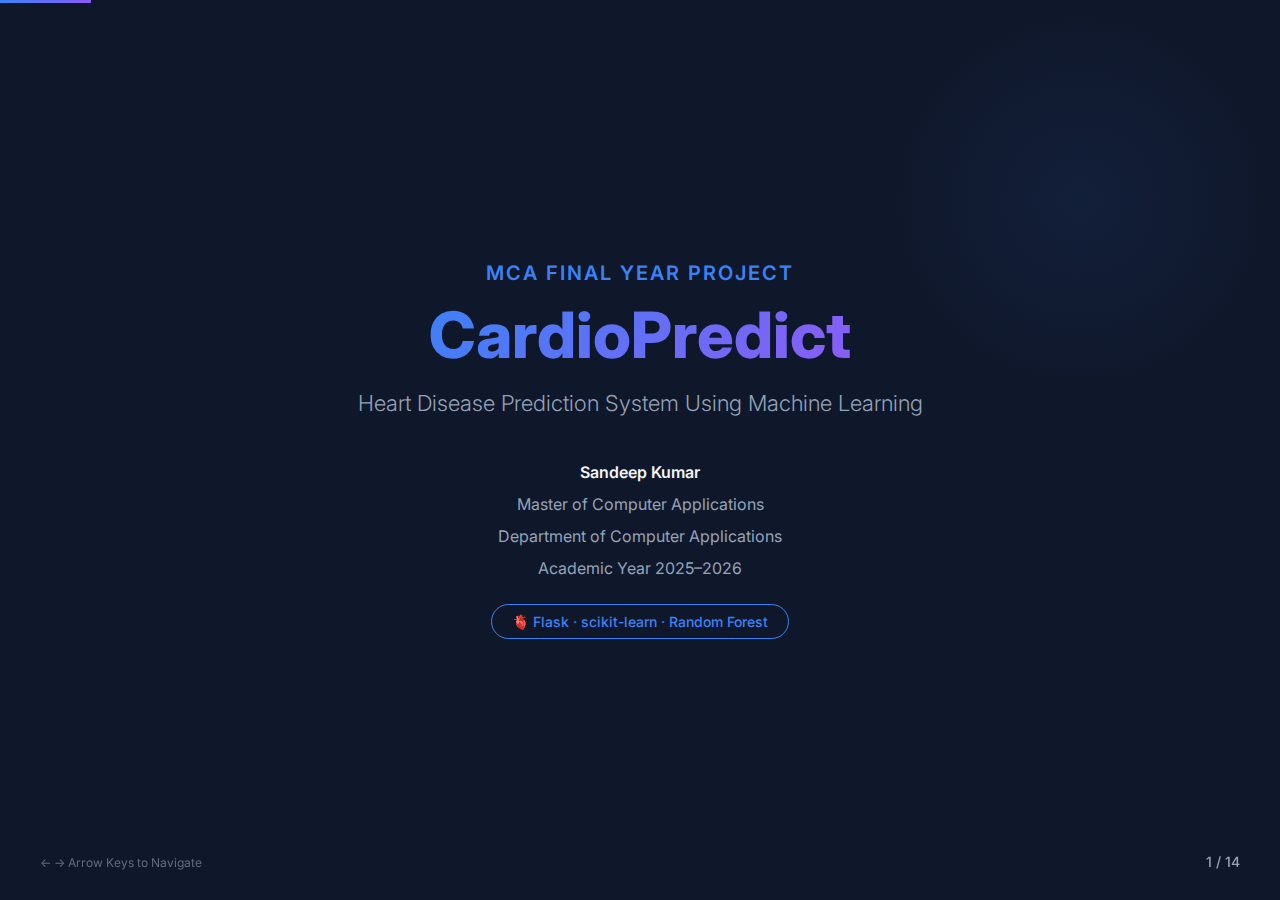
<file: CardioPredict_Presentation.html>
<!DOCTYPE html>
<html lang="en">
<head>
<meta charset="UTF-8">
<meta name="viewport" content="width=device-width, initial-scale=1.0">
<title>CardioPredict — Project Presentation</title>
<link href="https://fonts.googleapis.com/css2?family=Inter:wght@300;400;500;600;700;800;900&family=JetBrains+Mono:wght@400;500&display=swap" rel="stylesheet">
<style>
*{margin:0;padding:0;box-sizing:border-box}
:root{
  --bg:#0f172a;--surface:#1e293b;--card:#334155;
  --text:#f1f5f9;--muted:#94a3b8;--accent:#3b82f6;
  --accent2:#8b5cf6;--success:#22c55e;--warning:#f59e0b;--danger:#ef4444;
  --gradient:linear-gradient(135deg,#3b82f6,#8b5cf6);
}
html,body{height:100%;overflow:hidden;font-family:'Inter',sans-serif;background:var(--bg);color:var(--text)}

/* Slide Container */
.deck{height:100vh;width:100vw;position:relative}
.slide{position:absolute;top:0;left:0;width:100%;height:100%;display:flex;flex-direction:column;justify-content:center;padding:60px 80px;opacity:0;transform:translateX(40px);transition:opacity .5s,transform .5s;pointer-events:none}
.slide.active{opacity:1;transform:translateX(0);pointer-events:auto}
.slide.prev{opacity:0;transform:translateX(-40px)}

/* Decorative Elements */
.slide::before{content:'';position:absolute;top:0;right:0;width:400px;height:400px;background:radial-gradient(circle,rgba(59,130,246,0.08),transparent 70%);pointer-events:none}
.slide-number{position:fixed;bottom:30px;right:40px;font-size:14px;color:var(--muted);font-weight:500;z-index:100}
.progress{position:fixed;top:0;left:0;height:3px;background:var(--gradient);z-index:100;transition:width .3s}
.nav-hint{position:fixed;bottom:30px;left:40px;font-size:12px;color:var(--muted);z-index:100;opacity:.6}

/* Typography */
.slide h1{font-size:48px;font-weight:800;line-height:1.2;margin-bottom:20px;background:var(--gradient);-webkit-background-clip:text;-webkit-text-fill-color:transparent;background-clip:text}
.slide h2{font-size:32px;font-weight:700;margin-bottom:24px;color:var(--text)}
.slide h3{font-size:20px;font-weight:600;color:var(--accent);margin-bottom:12px;text-transform:uppercase;letter-spacing:2px}
.slide p{font-size:20px;line-height:1.7;color:var(--muted);max-width:900px}
.slide .big{font-size:24px;color:var(--text);font-weight:400}

/* Title Slide */
.title-slide{align-items:center;text-align:center;justify-content:center}
.title-slide h1{font-size:64px;margin-bottom:16px}
.title-slide .subtitle{font-size:22px;color:var(--muted);font-weight:300;margin-bottom:40px}
.title-slide .author-info{font-size:16px;color:var(--muted);line-height:2}
.title-slide .author-info strong{color:var(--text);font-weight:600}
.title-slide .badge{display:inline-block;padding:8px 20px;border:1px solid var(--accent);border-radius:30px;font-size:14px;color:var(--accent);margin-top:20px;font-weight:500}

/* Cards */
.cards{display:grid;grid-template-columns:repeat(auto-fit,minmax(280px,1fr));gap:20px;margin-top:20px}
.card{background:var(--surface);border:1px solid rgba(255,255,255,0.06);border-radius:16px;padding:28px;transition:transform .2s}
.card:hover{transform:translateY(-2px)}
.card .icon{font-size:32px;margin-bottom:12px}
.card h4{font-size:18px;font-weight:600;margin-bottom:8px;color:var(--text)}
.card p{font-size:14px;line-height:1.6;color:var(--muted)}

/* Stats Grid */
.stats{display:grid;grid-template-columns:repeat(4,1fr);gap:20px;margin-top:24px}
.stat{background:var(--surface);border-radius:16px;padding:24px;text-align:center;border:1px solid rgba(255,255,255,0.06)}
.stat .value{font-size:42px;font-weight:800;background:var(--gradient);-webkit-background-clip:text;-webkit-text-fill-color:transparent;background-clip:text}
.stat .label{font-size:13px;color:var(--muted);margin-top:4px;font-weight:500}

/* Table */
.sl-table{width:100%;border-collapse:collapse;margin-top:16px;font-size:15px}
.sl-table th{background:rgba(59,130,246,0.15);color:var(--accent);padding:12px 16px;text-align:left;font-weight:600;font-size:13px;text-transform:uppercase;letter-spacing:1px}
.sl-table td{padding:10px 16px;border-bottom:1px solid rgba(255,255,255,0.06);color:var(--muted)}
.sl-table tr:hover td{color:var(--text);background:rgba(255,255,255,0.02)}
.sl-table .highlight td{color:var(--text);font-weight:600;background:rgba(34,197,94,0.1)}

/* Lists */
.slide ul,.slide ol{margin-top:12px;margin-left:24px}
.slide li{font-size:18px;color:var(--muted);margin-bottom:12px;line-height:1.6}
.slide li strong{color:var(--text)}

/* Two Column */
.two-col{display:grid;grid-template-columns:1fr 1fr;gap:40px;margin-top:16px}
.two-col.v3{grid-template-columns:1fr 1fr 1fr}

/* Metrics */
.metric-row{display:flex;gap:16px;margin-top:20px;flex-wrap:wrap}
.metric{background:var(--surface);border-radius:12px;padding:20px 24px;flex:1;min-width:140px;border:1px solid rgba(255,255,255,0.06)}
.metric .val{font-size:28px;font-weight:800;color:var(--success)}
.metric .lbl{font-size:12px;color:var(--muted);margin-top:4px;text-transform:uppercase;letter-spacing:1px}
.metric.warn .val{color:var(--warning)}
.metric.danger .val{color:var(--danger)}
.metric.blue .val{background:var(--gradient);-webkit-background-clip:text;-webkit-text-fill-color:transparent}

/* Confusion Matrix */
.cm{display:grid;grid-template-columns:auto 1fr 1fr;grid-template-rows:auto 1fr 1fr;gap:4px;max-width:400px;margin-top:16px}
.cm .header{font-size:12px;color:var(--muted);text-align:center;padding:8px;font-weight:600}
.cm .cell{padding:20px;text-align:center;border-radius:8px;font-size:24px;font-weight:700}
.cm .tp{background:rgba(34,197,94,0.2);color:var(--success)}
.cm .tn{background:rgba(34,197,94,0.15);color:var(--success)}
.cm .fp{background:rgba(239,68,68,0.15);color:var(--danger)}
.cm .fn{background:rgba(239,68,68,0.2);color:var(--danger)}

/* Flow */
.flow{display:flex;align-items:center;gap:12px;margin-top:20px;flex-wrap:wrap}
.flow-step{background:var(--surface);border:1px solid rgba(255,255,255,0.06);border-radius:12px;padding:14px 20px;font-size:14px;font-weight:500;color:var(--text)}
.flow-arrow{color:var(--accent);font-size:20px}

/* Code */
.code-block{background:#0d1117;border:1px solid rgba(255,255,255,0.06);border-radius:12px;padding:24px;font-family:'JetBrains Mono',monospace;font-size:14px;line-height:1.8;color:#c9d1d9;margin-top:16px;overflow:auto}
.code-block .kw{color:#ff7b72}.code-block .fn{color:#d2a8ff}.code-block .str{color:#a5d6ff}.code-block .cm{color:#8b949e}

/* Thank You */
.thank-slide{align-items:center;text-align:center}
.thank-slide h1{font-size:72px}
.thank-slide .links{margin-top:30px;display:flex;gap:20px;justify-content:center}
.thank-slide .link{background:var(--surface);border:1px solid rgba(255,255,255,0.1);border-radius:12px;padding:16px 28px;font-size:15px;color:var(--text);text-decoration:none;font-weight:500}
.thank-slide .link:hover{border-color:var(--accent)}

/* Tag */
.tag{display:inline-block;padding:4px 12px;border-radius:20px;font-size:12px;font-weight:600;margin:4px}
.tag.green{background:rgba(34,197,94,0.15);color:var(--success)}
.tag.blue{background:rgba(59,130,246,0.15);color:var(--accent)}
.tag.purple{background:rgba(139,92,246,0.15);color:var(--accent2)}
.tag.orange{background:rgba(245,158,11,0.15);color:var(--warning)}

@media print{
  .slide{position:relative;page-break-after:always;opacity:1;transform:none;pointer-events:auto;height:100vh}
  .nav-hint,.slide-number,.progress{display:none}
}
</style>
</head>
<body>

<div class="progress" id="progress"></div>
<div class="slide-number" id="slideNum"></div>
<div class="nav-hint">← → Arrow Keys to Navigate</div>

<div class="deck" id="deck">

<!-- SLIDE 1: TITLE -->
<div class="slide title-slide active">
  <h3>MCA Final Year Project</h3>
  <h1>CardioPredict</h1>
  <div class="subtitle">Heart Disease Prediction System Using Machine Learning</div>
  <div class="author-info">
    <strong>Sandeep Kumar</strong><br>
    Master of Computer Applications<br>
    Department of Computer Applications<br>
    Academic Year 2025–2026
  </div>
  <div class="badge">🫀 Flask · scikit-learn · Random Forest</div>
</div>

<!-- SLIDE 2: PROBLEM -->
<div class="slide">
  <h3>The Challenge</h3>
  <h1>Problem Statement</h1>
  <p class="big">Cardiovascular diseases kill <strong style="color:#ef4444">17.9 million</strong> people annually — the #1 cause of death globally.</p>
  <div class="cards" style="margin-top:30px">
    <div class="card">
      <div class="icon">💰</div>
      <h4>Expensive Diagnostics</h4>
      <p>ECG, angiography, and cardiac biomarker tests require specialised equipment and trained specialists.</p>
    </div>
    <div class="card">
      <div class="icon">⏳</div>
      <h4>Time-Consuming</h4>
      <p>Traditional diagnostic pathways involve multiple visits, long waiting periods, and delayed results.</p>
    </div>
    <div class="card">
      <div class="icon">🏥</div>
      <h4>Limited Access</h4>
      <p>Rural and semi-urban areas lack the specialised infrastructure needed for cardiac diagnostics.</p>
    </div>
    <div class="card">
      <div class="icon">🎯</div>
      <h4>Our Solution</h4>
      <p>An ML-powered screening tool using 13 routine clinical parameters for instant risk assessment.</p>
    </div>
  </div>
</div>

<!-- SLIDE 3: OBJECTIVES -->
<div class="slide">
  <h3>Goals</h3>
  <h1>Project Objectives</h1>
  <ol>
    <li><strong>Analyse</strong> the Cleveland Heart Disease dataset (303 records, 13 features)</li>
    <li><strong>Train & compare</strong> 7 ML classification algorithms</li>
    <li><strong>Build</strong> a responsive Flask web application for clinical users</li>
    <li><strong>Implement</strong> dual-layer input validation (client + server)</li>
    <li><strong>Store</strong> prediction history using SQLite database</li>
    <li><strong>Containerise</strong> with Docker for portable deployment</li>
    <li><strong>Test</strong> with 28 automated pytest test cases</li>
  </ol>
</div>

<!-- SLIDE 4: DATASET -->
<div class="slide">
  <h3>Data Foundation</h3>
  <h1>Cleveland Heart Disease Dataset</h1>
  <div class="stats">
    <div class="stat"><div class="value">303</div><div class="label">Patient Records</div></div>
    <div class="stat"><div class="value">13</div><div class="label">Clinical Features</div></div>
    <div class="stat"><div class="value">2</div><div class="label">Target Classes</div></div>
    <div class="stat"><div class="value">UCI</div><div class="label">ML Repository</div></div>
  </div>
  <div class="two-col" style="margin-top:24px">
    <div>
      <h4 style="color:var(--accent);margin-bottom:12px">Key Features</h4>
      <ul style="font-size:15px">
        <li>Age, Sex, Chest Pain Type</li>
        <li>Resting Blood Pressure</li>
        <li>Serum Cholesterol</li>
        <li>Fasting Blood Sugar</li>
        <li>Resting ECG Results</li>
        <li>Maximum Heart Rate</li>
        <li>Exercise-Induced Angina</li>
      </ul>
    </div>
    <div>
      <h4 style="color:var(--accent2);margin-bottom:12px">Additional Features</h4>
      <ul style="font-size:15px">
        <li>ST Depression (Oldpeak)</li>
        <li>ST Slope</li>
        <li>Major Vessels (Fluoroscopy)</li>
        <li>Thalassemia Type</li>
      </ul>
      <div style="margin-top:20px">
        <span class="tag green">Target 0: No Disease (138)</span><br>
        <span class="tag orange">Target 1: Disease (165)</span>
      </div>
    </div>
  </div>
</div>

<!-- SLIDE 5: METHODOLOGY -->
<div class="slide">
  <h3>Approach</h3>
  <h1>Methodology</h1>
  <div class="flow">
    <div class="flow-step">📥 Data Loading</div><span class="flow-arrow">→</span>
    <div class="flow-step">🔍 EDA</div><span class="flow-arrow">→</span>
    <div class="flow-step">🧹 Preprocessing</div><span class="flow-arrow">→</span>
    <div class="flow-step">⚖️ Scaling</div><span class="flow-arrow">→</span>
    <div class="flow-step">✂️ Train/Test Split</div><span class="flow-arrow">→</span>
    <div class="flow-step">🤖 Training</div><span class="flow-arrow">→</span>
    <div class="flow-step">📊 Evaluation</div><span class="flow-arrow">→</span>
    <div class="flow-step">💾 Serialisation</div>
  </div>
  <div class="two-col" style="margin-top:30px">
    <div>
      <h4 style="color:var(--accent);margin-bottom:12px">Preprocessing</h4>
      <ul style="font-size:15px">
        <li><strong>Missing values:</strong> Median imputation for <code>ca</code>, <code>thal</code></li>
        <li><strong>Scaling:</strong> StandardScaler (z-score normalisation)</li>
        <li><strong>Split:</strong> 80/20 stratified train-test split</li>
        <li><strong>Seed:</strong> random_state=42 for reproducibility</li>
      </ul>
    </div>
    <div>
      <h4 style="color:var(--accent2);margin-bottom:12px">Evaluation Strategy</h4>
      <ul style="font-size:15px">
        <li><strong>Cross-Validation:</strong> 10-fold stratified CV</li>
        <li><strong>Metrics:</strong> Accuracy, Precision, Recall, F1</li>
        <li><strong>Visualisation:</strong> Confusion matrix, ROC</li>
        <li><strong>Comparison:</strong> 7 algorithms benchmarked</li>
      </ul>
    </div>
  </div>
</div>

<!-- SLIDE 6: ALGORITHM COMPARISON -->
<div class="slide">
  <h3>Model Selection</h3>
  <h1>Algorithm Comparison</h1>
  <table class="sl-table">
    <tr><th>Rank</th><th>Algorithm</th><th>CV Accuracy</th><th>Std Dev</th><th>Type</th></tr>
    <tr class="highlight"><td>🥇</td><td>Random Forest</td><td>85.04%</td><td>±5.96%</td><td>Ensemble (Bagging)</td></tr>
    <tr><td>🥈</td><td>Gradient Boosting</td><td>81.46%</td><td>±6.72%</td><td>Ensemble (Boosting)</td></tr>
    <tr><td>��</td><td>K-Nearest Neighbours</td><td>80.58%</td><td>±7.13%</td><td>Instance-based</td></tr>
    <tr><td>4</td><td>SVM</td><td>80.15%</td><td>±8.43%</td><td>Kernel-based</td></tr>
    <tr><td>5</td><td>Logistic Regression</td><td>79.69%</td><td>±7.01%</td><td>Linear</td></tr>
    <tr><td>6</td><td>AdaBoost</td><td>78.97%</td><td>±6.87%</td><td>Ensemble (Boosting)</td></tr>
    <tr><td>7</td><td>Decision Tree</td><td>73.95%</td><td>±7.26%</td><td>Tree-based</td></tr>
  </table>
  <p style="margin-top:16px;font-size:15px"><strong style="color:var(--success)">Random Forest selected</strong> — highest accuracy with competitive stability across folds.</p>
</div>

<!-- SLIDE 7: RESULTS -->
<div class="slide">
  <h3>Performance</h3>
  <h1>Results — Test Set (61 Records)</h1>
  <div class="metric-row">
    <div class="metric blue"><div class="val">81.97%</div><div class="lbl">Accuracy</div></div>
    <div class="metric"><div class="val">76.19%</div><div class="lbl">Precision</div></div>
    <div class="metric"><div class="val">96.97%</div><div class="lbl">Recall</div></div>
    <div class="metric"><div class="val">85.33%</div><div class="lbl">F1-Score</div></div>
    <div class="metric"><div class="val">91.56%</div><div class="lbl">ROC-AUC</div></div>
  </div>
  <div class="two-col" style="margin-top:30px">
    <div>
      <h4 style="color:var(--accent);margin-bottom:16px">Confusion Matrix</h4>
      <div class="cm">
        <div></div><div class="header">Pred: 0</div><div class="header">Pred: 1</div>
        <div class="header" style="writing-mode:vertical-lr;transform:rotate(180deg)">Actual: 0</div>
        <div class="cell tn">TN: 18</div><div class="cell fp">FP: 10</div>
        <div class="header" style="writing-mode:vertical-lr;transform:rotate(180deg)">Actual: 1</div>
        <div class="cell fn">FN: 1</div><div class="cell tp">TP: 32</div>
      </div>
    </div>
    <div>
      <h4 style="color:var(--accent2);margin-bottom:16px">Key Insight</h4>
      <p style="font-size:16px">The model achieves <strong style="color:var(--success)">96.97% Recall</strong> — correctly identifying nearly all disease-positive patients. Only <strong style="color:var(--danger)">1 false negative</strong> in 61 test cases.</p>
      <p style="font-size:16px;margin-top:12px">In clinical screening, <strong>high recall is critical</strong> — missing a disease case (false negative) has far more severe consequences than a false alarm (false positive).</p>
    </div>
  </div>
</div>

<!-- SLIDE 8: FEATURE IMPORTANCE -->
<div class="slide">
  <h3>Model Interpretability</h3>
  <h1>Feature Importance</h1>
  <p>Top features driving the Random Forest's predictions:</p>
  <table class="sl-table" style="margin-top:16px">
    <tr><th>#</th><th>Feature</th><th>Importance</th><th>Clinical Meaning</th></tr>
    <tr><td>1</td><td><strong>thalach</strong> (Max Heart Rate)</td><td>14.2%</td><td>Lower max HR = reduced cardiac reserve</td></tr>
    <tr><td>2</td><td><strong>cp</strong> (Chest Pain Type)</td><td>12.8%</td><td>Asymptomatic pain is highest risk</td></tr>
    <tr><td>3</td><td><strong>oldpeak</strong> (ST Depression)</td><td>11.5%</td><td>Exercise-induced myocardial ischaemia</td></tr>
    <tr><td>4</td><td><strong>ca</strong> (Major Vessels)</td><td>11.2%</td><td>Coronary artery patency indicator</td></tr>
    <tr><td>5</td><td><strong>thal</strong> (Thalassemia)</td><td>10.8%</td><td>Perfusion abnormality marker</td></tr>
  </table>
  <p style="margin-top:16px;font-size:15px;color:var(--muted)">Rankings align with clinical knowledge — exercise/stress and angiographic features dominate over demographic factors.</p>
</div>

<!-- SLIDE 9: TECH STACK -->
<div class="slide">
  <h3>Built With</h3>
  <h1>Technology Stack</h1>
  <div class="cards" style="grid-template-columns:repeat(5,1fr)">
    <div class="card" style="text-align:center">
      <div class="icon">🐍</div>
      <h4>Python</h4>
      <p>Core language</p>
    </div>
    <div class="card" style="text-align:center">
      <div class="icon">🌶️</div>
      <h4>Flask</h4>
      <p>Web framework</p>
    </div>
    <div class="card" style="text-align:center">
      <div class="icon">🧠</div>
      <h4>scikit-learn</h4>
      <p>ML training</p>
    </div>
    <div class="card" style="text-align:center">
      <div class="icon">🗃️</div>
      <h4>SQLite</h4>
      <p>Database</p>
    </div>
    <div class="card" style="text-align:center">
      <div class="icon">🐳</div>
      <h4>Docker</h4>
      <p>Deployment</p>
    </div>
  </div>
  <div class="cards" style="grid-template-columns:repeat(5,1fr);margin-top:12px">
    <div class="card" style="text-align:center">
      <div class="icon">🌐</div>
      <h4>HTML/CSS/JS</h4>
      <p>Frontend (vanilla)</p>
    </div>
    <div class="card" style="text-align:center">
      <div class="icon">📐</div>
      <h4>Jinja2</h4>
      <p>Templates</p>
    </div>
    <div class="card" style="text-align:center">
      <div class="icon">📊</div>
      <h4>Matplotlib</h4>
      <p>Visualisation</p>
    </div>
    <div class="card" style="text-align:center">
      <div class="icon">🧪</div>
      <h4>pytest</h4>
      <p>28 test cases</p>
    </div>
    <div class="card" style="text-align:center">
      <div class="icon">🦄</div>
      <h4>Gunicorn</h4>
      <p>WSGI server</p>
    </div>
  </div>
</div>

<!-- SLIDE 10: ARCHITECTURE -->
<div class="slide">
  <h3>Design</h3>
  <h1>System Architecture</h1>
  <div class="flow" style="justify-content:center;margin-top:20px">
    <div class="flow-step" style="background:rgba(59,130,246,0.15);border-color:var(--accent)">🖥️ Browser<br><small>HTML/CSS/JS</small></div>
    <span class="flow-arrow">⟶ HTTP ⟶</span>
    <div class="flow-step" style="background:rgba(139,92,246,0.15);border-color:var(--accent2)">🌶️ Flask<br><small>Routes + Validation</small></div>
    <span class="flow-arrow">⟶</span>
    <div class="flow-step" style="background:rgba(34,197,94,0.15);border-color:var(--success)">🧠 Random Forest<br><small>predict_proba()</small></div>
    <span class="flow-arrow">⟶</span>
    <div class="flow-step" style="background:rgba(245,158,11,0.15);border-color:var(--warning)">🗃️ SQLite<br><small>Prediction History</small></div>
  </div>
  <div class="two-col" style="margin-top:30px">
    <div>
      <h4 style="color:var(--accent);margin-bottom:12px">MVC Pattern</h4>
      <ul style="font-size:15px">
        <li><strong>Model:</strong> Random Forest + SQLite</li>
        <li><strong>View:</strong> 7 Jinja2 HTML templates</li>
        <li><strong>Controller:</strong> Flask route handlers</li>
      </ul>
    </div>
    <div>
      <h4 style="color:var(--accent2);margin-bottom:12px">Key Features</h4>
      <ul style="font-size:15px">
        <li>Dual-layer validation (HTML5 + Python)</li>
        <li>REST API for programmatic access</li>
        <li>Dark mode + accessibility controls</li>
      </ul>
    </div>
  </div>
</div>

<!-- SLIDE 11: LIVE DEMO -->
<div class="slide" style="align-items:center;text-align:center">
  <h3>Showtime</h3>
  <h1>Live Demo</h1>
  <p class="big" style="margin-top:20px">Let me walk you through the CardioPredict application...</p>
  <div class="cards" style="max-width:800px;margin-top:30px">
    <div class="card">
      <div class="icon">🏠</div>
      <h4>Home Page</h4>
      <p>Project overview, how it works, dataset info</p>
    </div>
    <div class="card">
      <div class="icon">🩺</div>
      <h4>Prediction Form</h4>
      <p>13 clinical inputs with validation & tooltips</p>
    </div>
    <div class="card">
      <div class="icon">📊</div>
      <h4>Result Page</h4>
      <p>Colour-coded risk with animated probability bar</p>
    </div>
    <div class="card">
      <div class="icon">📋</div>
      <h4>History + Model Info</h4>
      <p>Prediction logs, model metrics, visualisations</p>
    </div>
  </div>
  <p style="margin-top:30px;font-size:16px">🔗 <strong>http://127.0.0.1:5001</strong></p>
</div>

<!-- SLIDE 12: TESTING -->
<div class="slide">
  <h3>Quality Assurance</h3>
  <h1>Testing — 28 Automated Tests</h1>
  <div class="cards" style="grid-template-columns:repeat(3,1fr)">
    <div class="card">
      <h4>🔌 Connectivity (5)</h4>
      <p>All routes return HTTP 200. Navigation links work. Health API responds.</p>
    </div>
    <div class="card">
      <h4>🧪 Prediction (5)</h4>
      <p>Form submission, JSON API, missing fields, healthy & at-risk inputs validated.</p>
    </div>
    <div class="card">
      <h4>📝 Content (3)</h4>
      <p>Footer attribution, medical disclaimer, all 13 form fields present.</p>
    </div>
    <div class="card">
      <h4>⚡ Edge Cases (3)</h4>
      <p>Extreme age, all-zero inputs, 404 page handling.</p>
    </div>
    <div class="card">
      <h4>📦 Metadata (2)</h4>
      <p>Model metadata file exists, contains required keys and 13 features.</p>
    </div>
    <div class="card">
      <h4>🗃️ Database (2)</h4>
      <p>Predictions saved to DB, history page shows saved results.</p>
    </div>
  </div>
  <div style="margin-top:20px;background:var(--surface);border-radius:12px;padding:16px 24px;font-family:'JetBrains Mono',monospace;font-size:14px;border:1px solid rgba(255,255,255,0.06)">
    <span style="color:var(--success)">$ pytest tests/ -v</span><br>
    <span style="color:var(--muted)">======================== </span><span style="color:var(--success)">28 passed</span><span style="color:var(--muted)"> in 2.34s ========================</span>
  </div>
</div>

<!-- SLIDE 13: CONCLUSION -->
<div class="slide">
  <h3>Summary</h3>
  <h1>Conclusion & Future Work</h1>
  <div class="two-col">
    <div>
      <h4 style="color:var(--success);margin-bottom:16px">✅ Achievements</h4>
      <ul style="font-size:15px">
        <li>Random Forest classifier with <strong>81.97% accuracy</strong></li>
        <li>Full-stack Flask web application</li>
        <li>Material Design UI with dark mode</li>
        <li>SQLite prediction history (CRUD)</li>
        <li>REST API for external integration</li>
        <li>Docker containerised deployment</li>
        <li>28 automated test cases (all passing)</li>
        <li>100+ page comprehensive report</li>
      </ul>
    </div>
    <div>
      <h4 style="color:var(--accent);margin-bottom:16px">🔮 Future Enhancements</h4>
      <ul style="font-size:15px">
        <li>Larger, multi-hospital datasets</li>
        <li>Deep Learning (TabNet, Neural Networks)</li>
        <li>REST API microservice architecture</li>
        <li>User authentication (OAuth 2.0)</li>
        <li>PDF report generation</li>
        <li>PostgreSQL migration</li>
        <li>Mobile responsive PWA</li>
        <li>Real-time model retraining pipeline</li>
      </ul>
    </div>
  </div>
</div>

<!-- SLIDE 14: THANK YOU -->
<div class="slide thank-slide">
  <h1>Thank You</h1>
  <p class="big" style="margin-top:12px">Questions & Discussion</p>
  <div style="margin-top:40px">
    <p style="font-size:16px;color:var(--muted)"><strong style="color:var(--text)">Sandeep Kumar</strong></p>
    <p style="font-size:14px;color:var(--muted)">Master of Computer Applications | 2025–2026</p>
  </div>
  <div class="links">
    <a class="link" href="https://github.com/sandeeep-kr/HeartDiseaseProject" target="_blank">📂 GitHub Repository</a>
    <a class="link" href="http://127.0.0.1:5001" target="_blank">🌐 Live Demo</a>
  </div>
</div>

</div>

<script>
const slides = document.querySelectorAll('.slide');
let current = 0;
const total = slides.length;

function showSlide(n) {
  slides.forEach((s, i) => {
    s.classList.remove('active', 'prev');
    if (i === n) s.classList.add('active');
    else if (i < n) s.classList.add('prev');
  });
  current = n;
  document.getElementById('slideNum').textContent = (n + 1) + ' / ' + total;
  document.getElementById('progress').style.width = ((n + 1) / total * 100) + '%';
}

document.addEventListener('keydown', (e) => {
  if (e.key === 'ArrowRight' || e.key === ' ' || e.key === 'Enter') {
    e.preventDefault();
    if (current < total - 1) showSlide(current + 1);
  } else if (e.key === 'ArrowLeft' || e.key === 'Backspace') {
    e.preventDefault();
    if (current > 0) showSlide(current - 1);
  } else if (e.key === 'Home') {
    showSlide(0);
  } else if (e.key === 'End') {
    showSlide(total - 1);
  }
});

// Touch support
let touchStartX = 0;
document.addEventListener('touchstart', (e) => { touchStartX = e.touches[0].clientX; });
document.addEventListener('touchend', (e) => {
  const diff = touchStartX - e.changedTouches[0].clientX;
  if (Math.abs(diff) > 50) {
    if (diff > 0 && current < total - 1) showSlide(current + 1);
    else if (diff < 0 && current > 0) showSlide(current - 1);
  }
});

// Click navigation
document.addEventListener('click', (e) => {
  if (e.target.closest('a')) return;
  const x = e.clientX / window.innerWidth;
  if (x > 0.6 && current < total - 1) showSlide(current + 1);
  else if (x < 0.4 && current > 0) showSlide(current - 1);
});

showSlide(0);
</script>
</body>
</html>
</file>
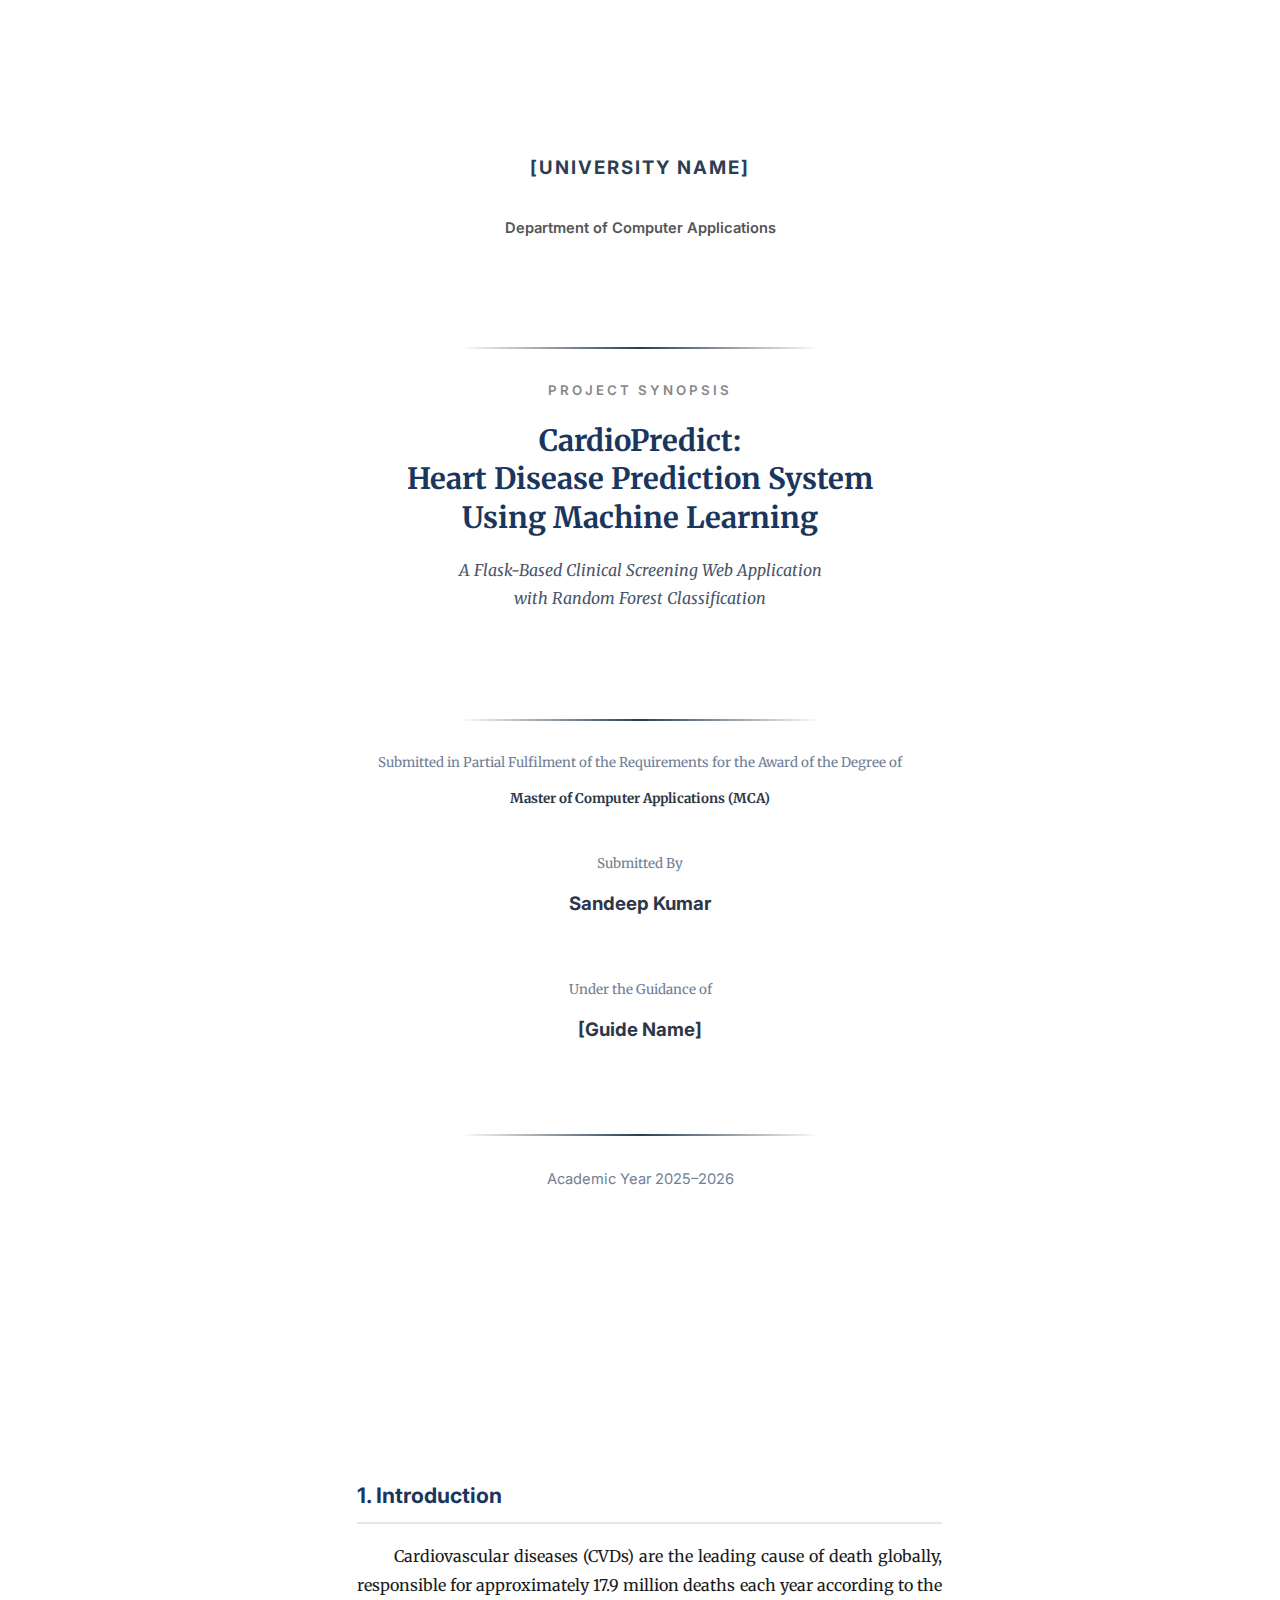
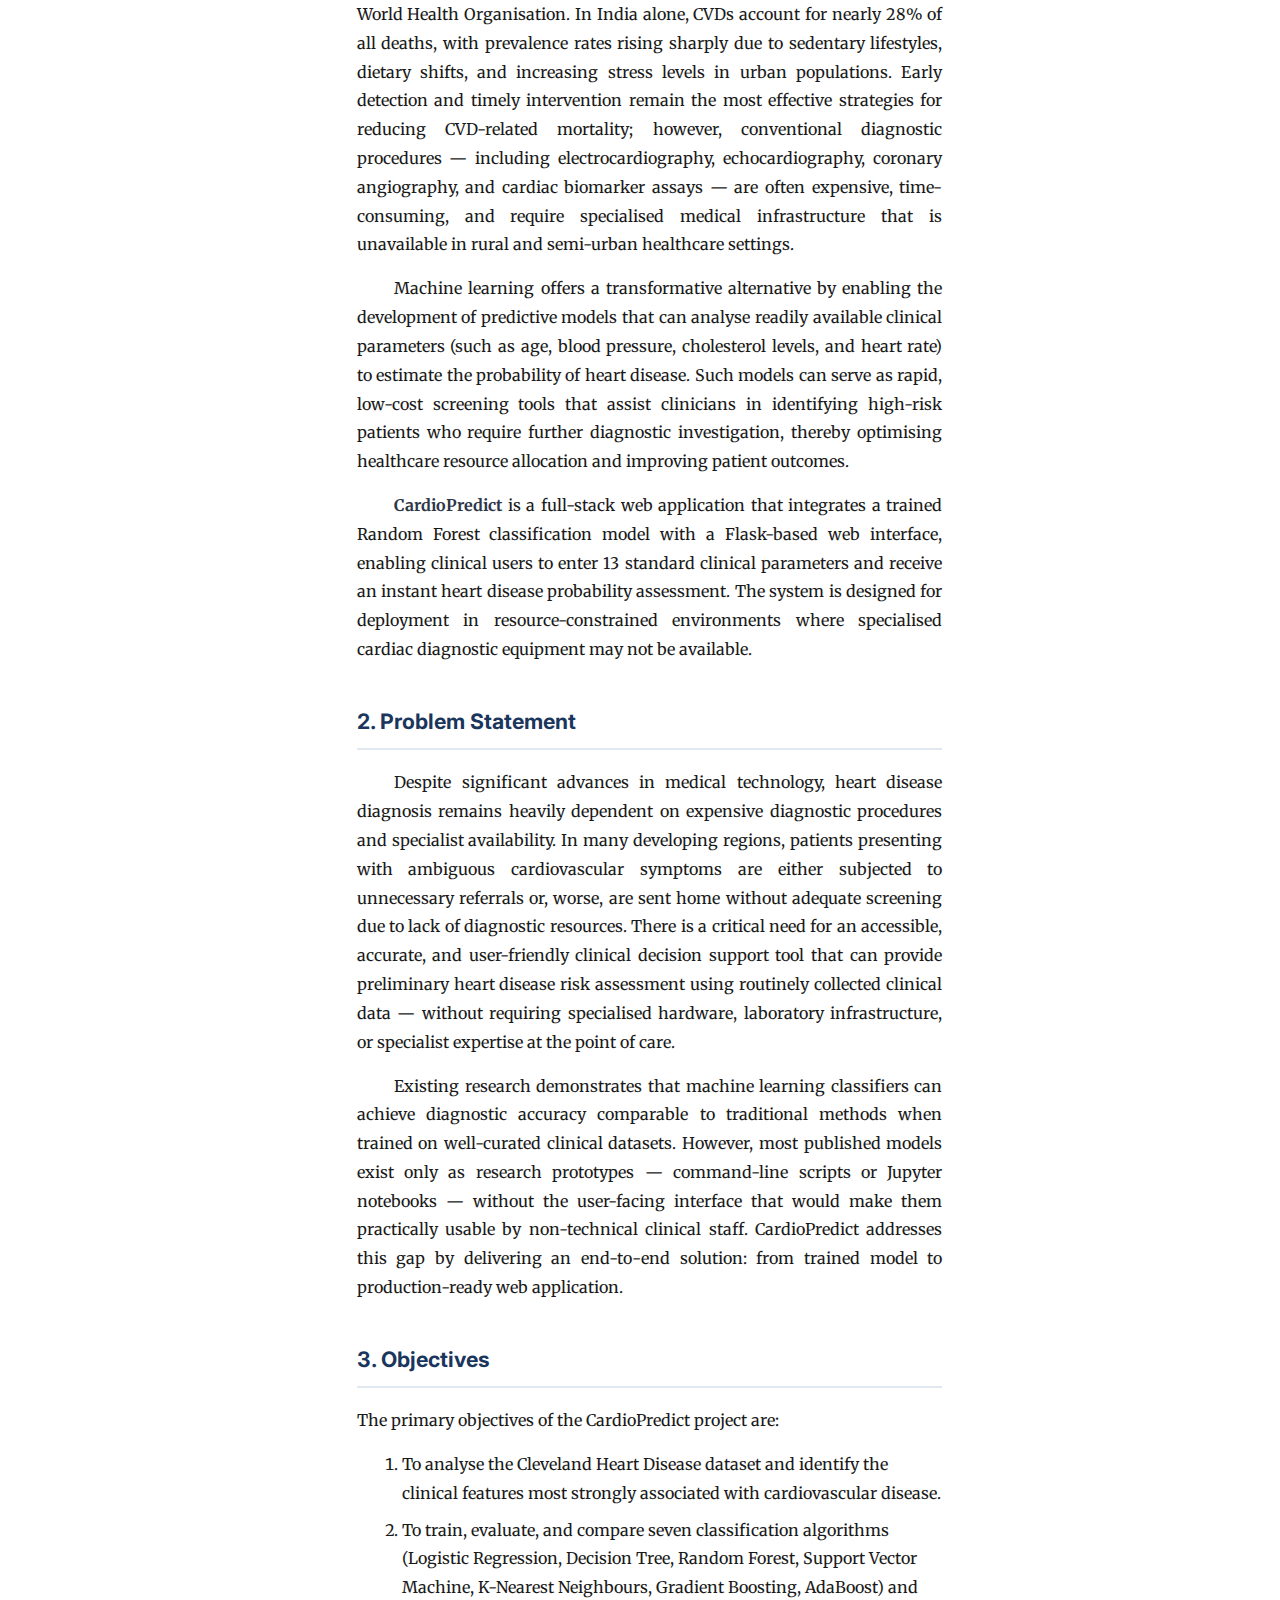
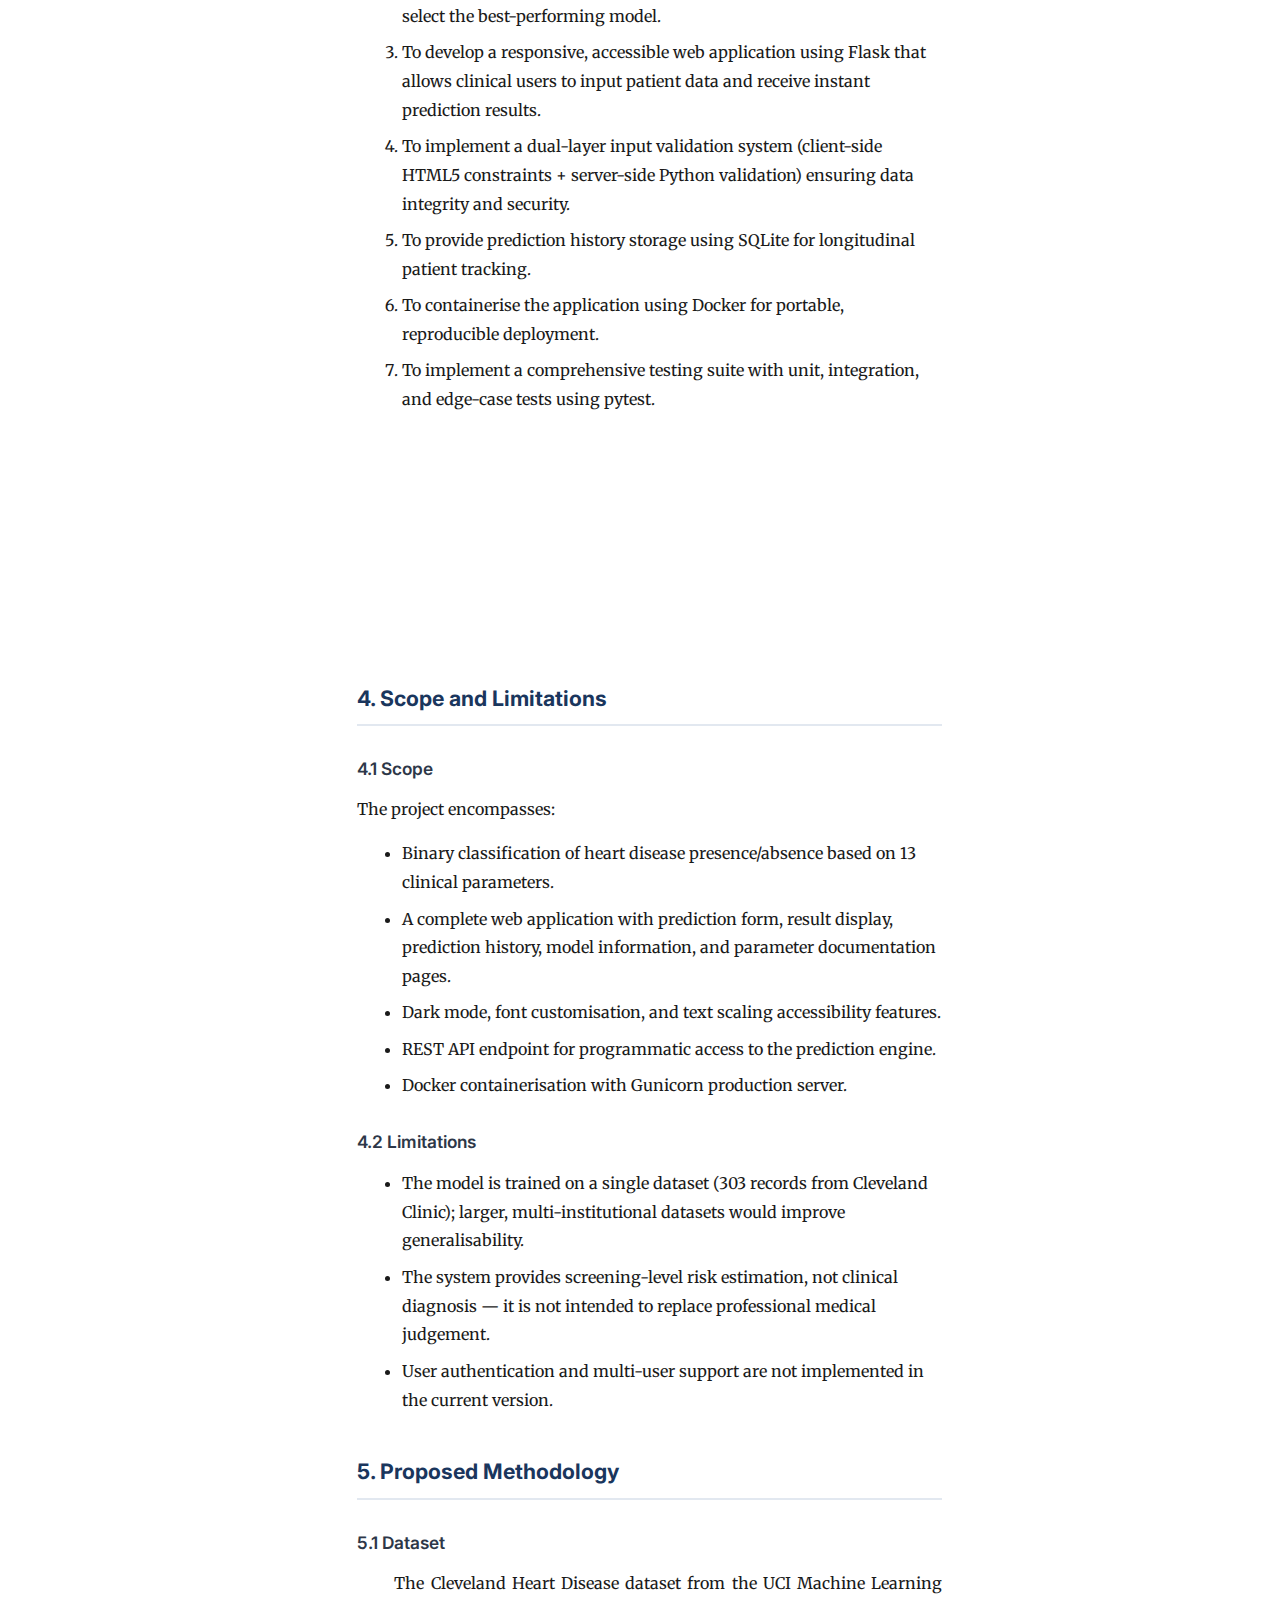
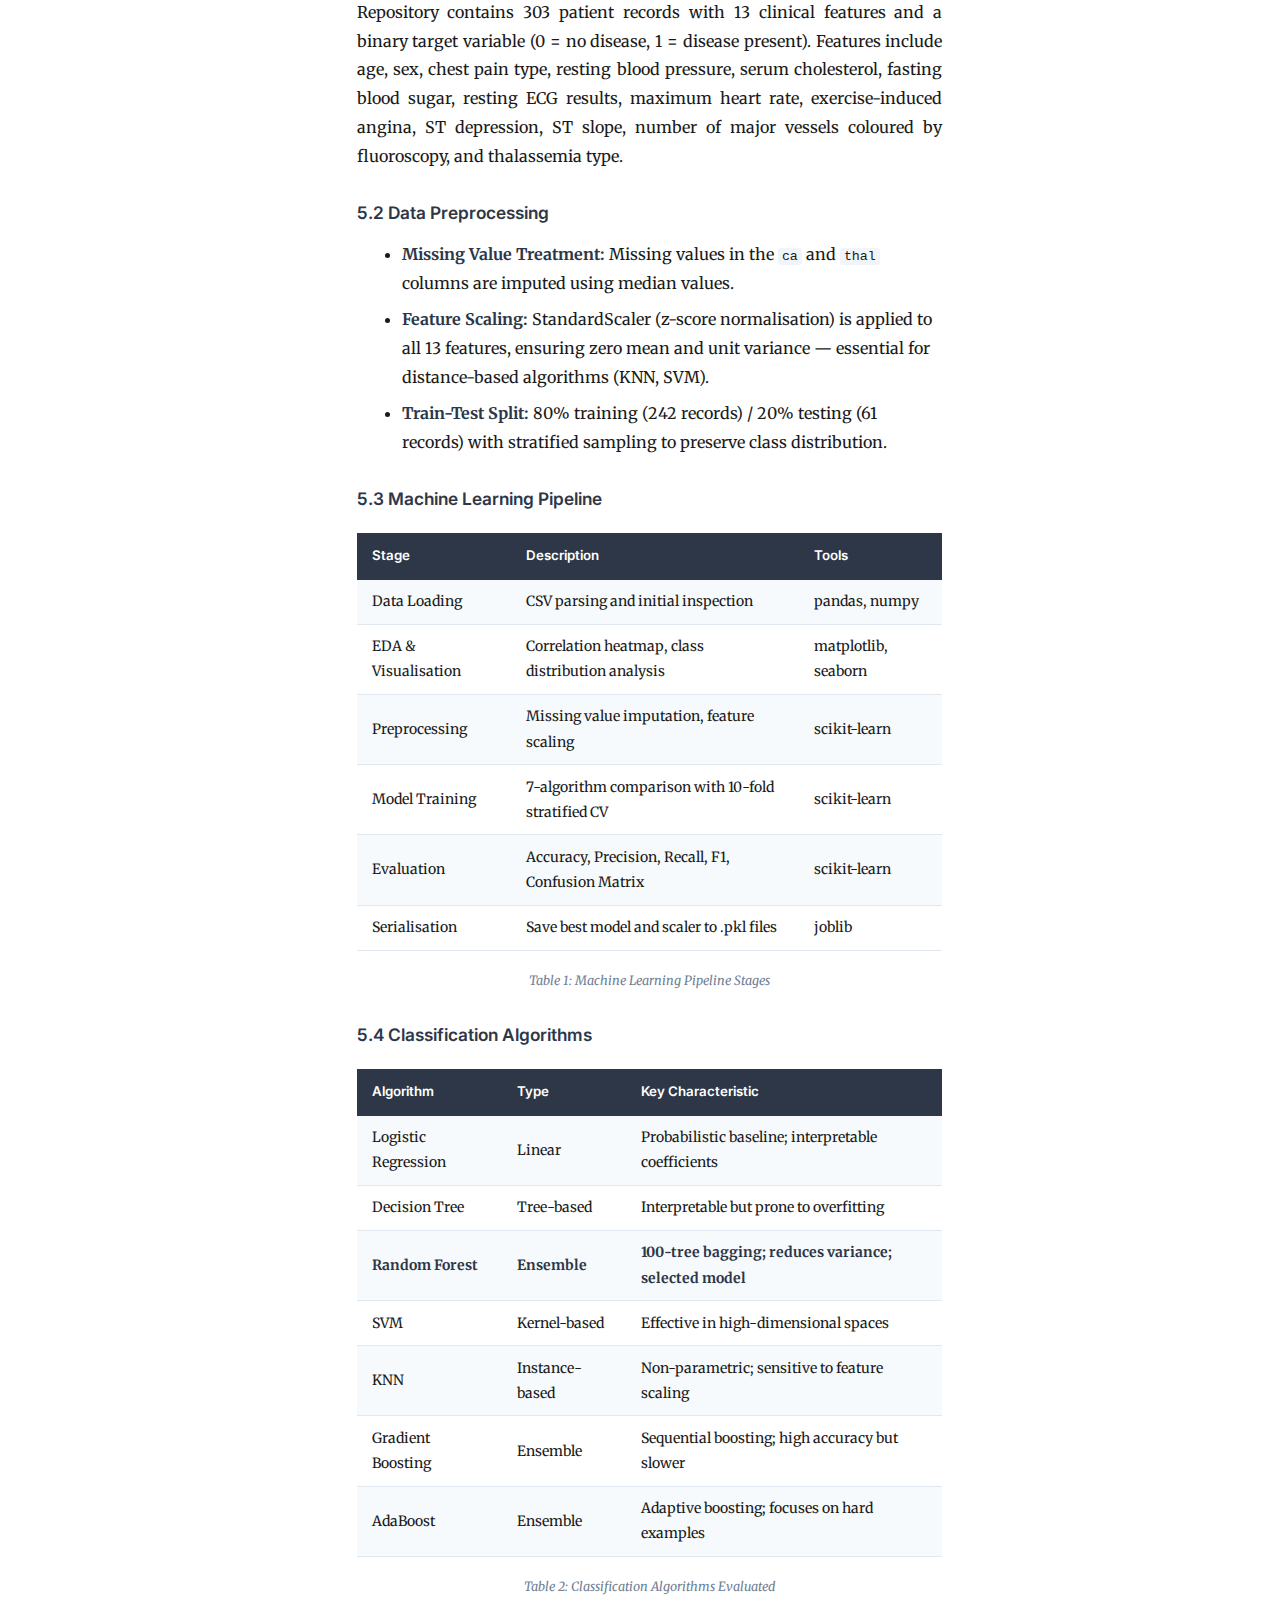
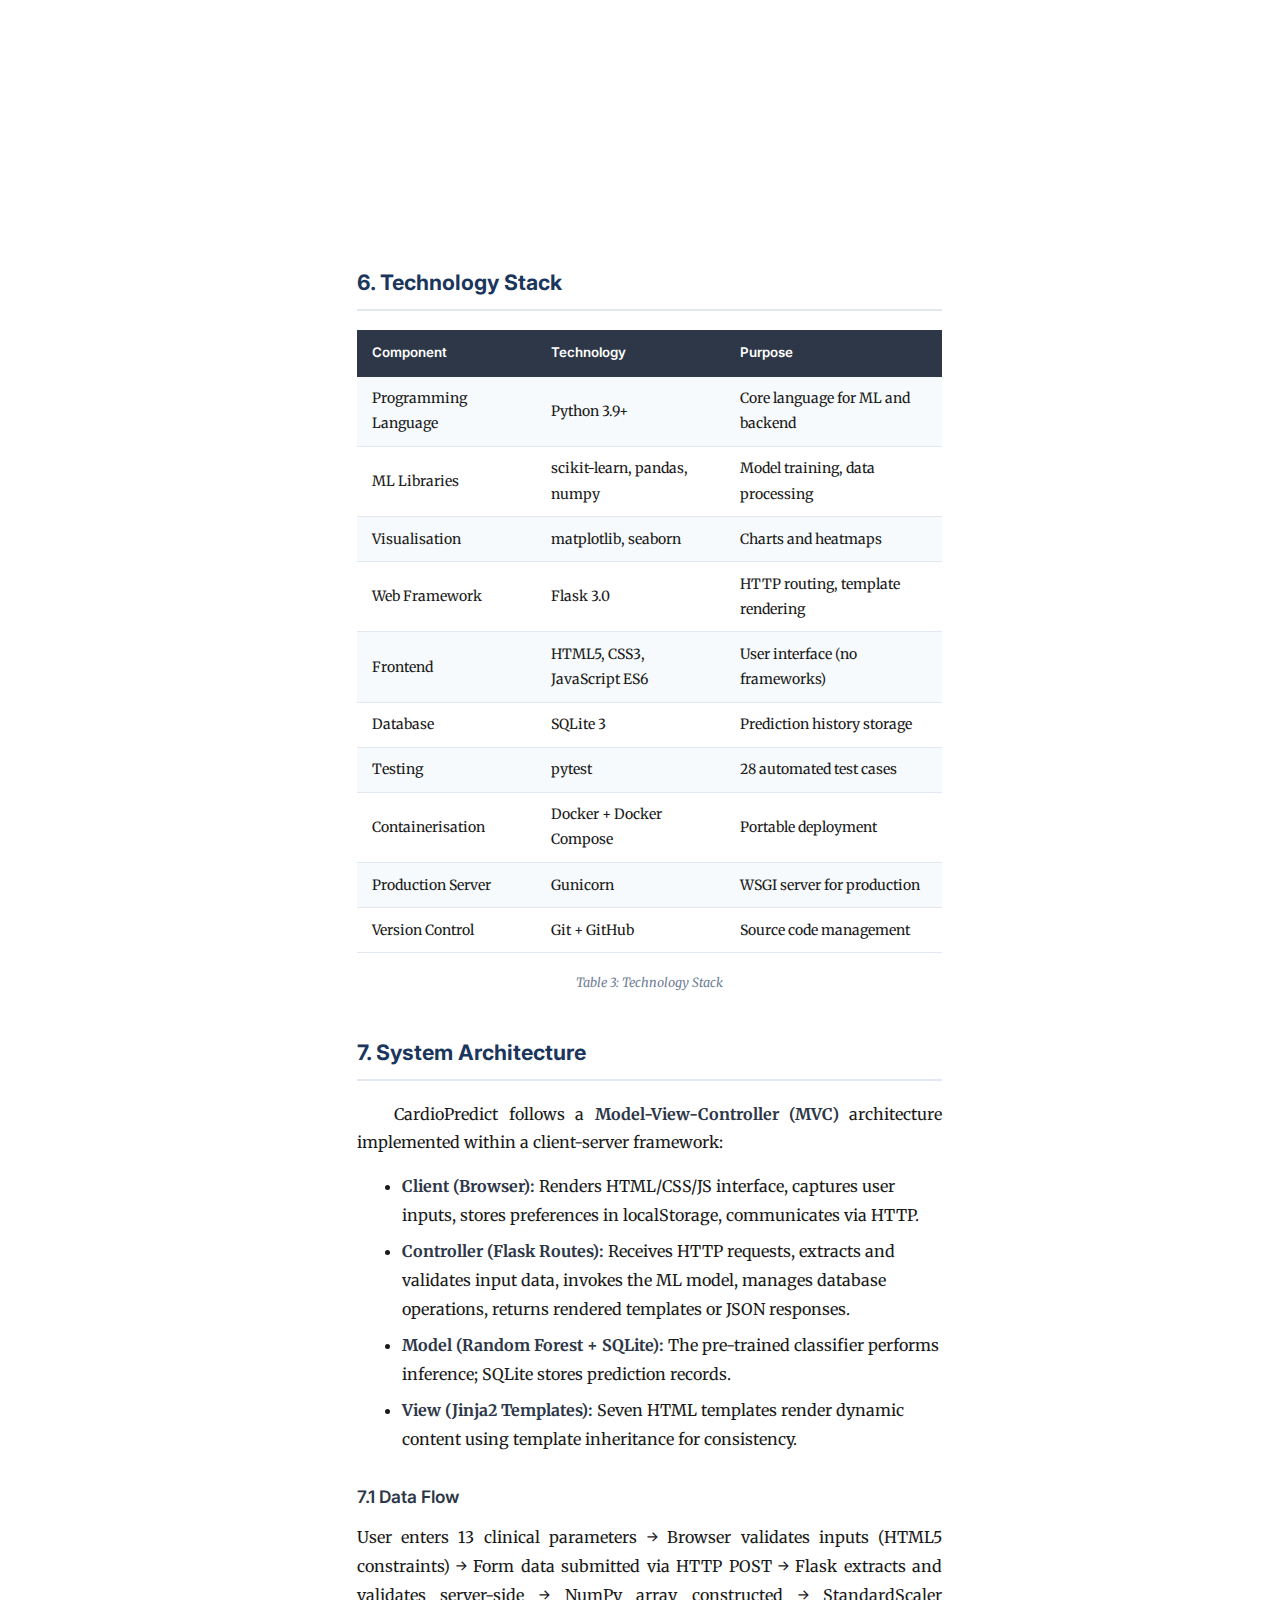
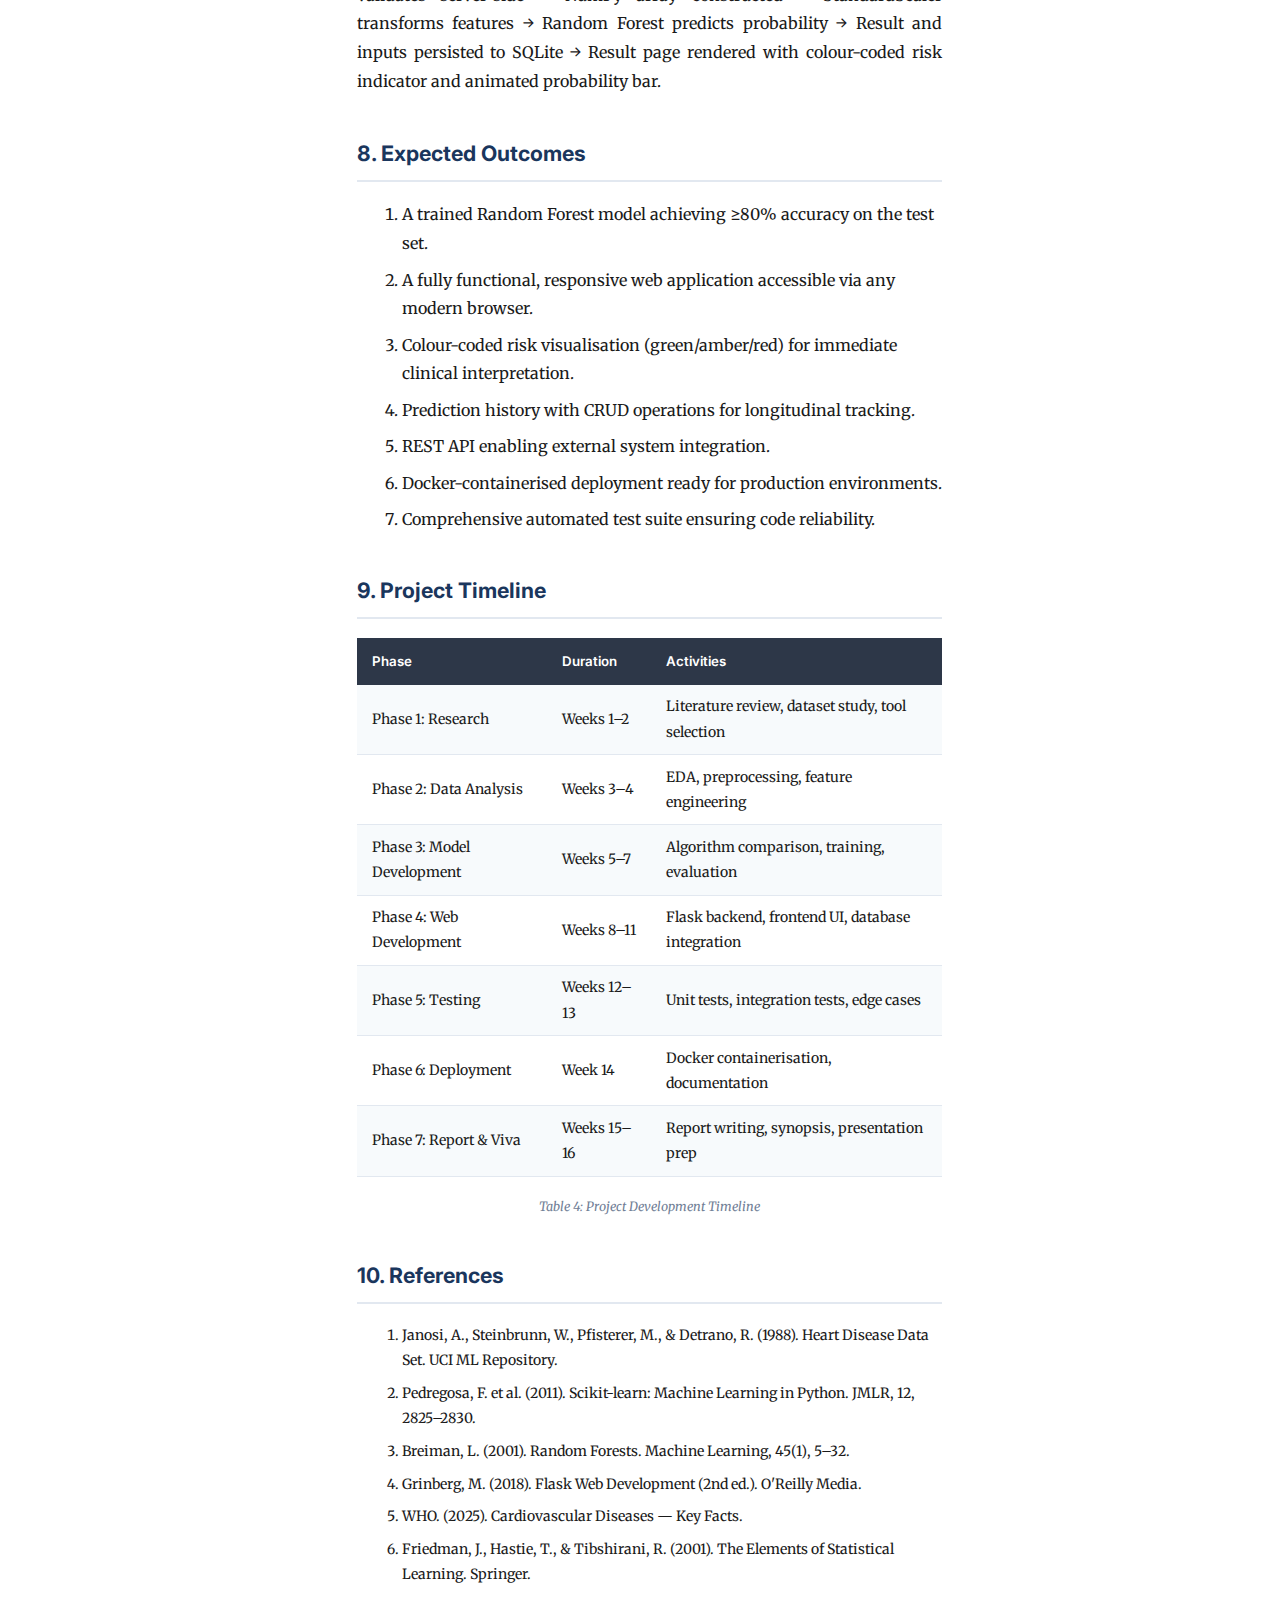
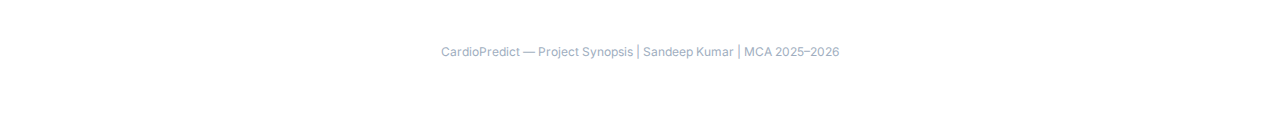
<file: CardioPredict_Synopsis.html>
<!DOCTYPE html>
<html lang="en">
<head>
<meta charset="UTF-8">
<meta name="viewport" content="width=device-width, initial-scale=1.0">
<title>CardioPredict — Project Synopsis</title>
<style>
@import url('https://fonts.googleapis.com/css2?family=Merriweather:ital,wght@0,400;0,700;1,400&family=Inter:wght@400;600;700&display=swap');
*{margin:0;padding:0;box-sizing:border-box}
body{font-family:'Merriweather',Georgia,serif;font-size:12pt;line-height:1.8;color:#1a1a1a;background:#fff}
.page{width:210mm;min-height:297mm;margin:0 auto;padding:25mm 25mm 30mm 30mm;position:relative}
@media print{
  .page{padding:25mm 25mm 30mm 30mm;margin:0;page-break-after:always}
  body{background:#fff}
  .no-print{display:none}
}

/* Title Page */
.title-page{display:flex;flex-direction:column;align-items:center;justify-content:center;text-align:center;min-height:297mm;padding:40mm 25mm}
.title-page .uni{font-family:'Inter',sans-serif;font-size:14pt;font-weight:700;text-transform:uppercase;letter-spacing:2px;color:#2c3e50;margin-bottom:8mm}
.title-page .dept{font-family:'Inter',sans-serif;font-size:11pt;font-weight:600;color:#555;margin-bottom:20mm}
.title-page .label{font-family:'Inter',sans-serif;font-size:10pt;font-weight:600;text-transform:uppercase;letter-spacing:3px;color:#888;margin-bottom:5mm}
.title-page .project-title{font-size:22pt;font-weight:700;color:#1a365d;margin-bottom:5mm;line-height:1.3}
.title-page .subtitle{font-size:12pt;color:#4a5568;font-style:italic;margin-bottom:20mm}
.title-page .submitted{font-size:10pt;color:#718096;margin-bottom:3mm}
.title-page .author{font-family:'Inter',sans-serif;font-size:14pt;font-weight:700;color:#2d3748;margin-bottom:15mm}
.title-page .year{font-family:'Inter',sans-serif;font-size:11pt;color:#718096;margin-top:auto}
.title-page .line{width:60%;height:2px;background:linear-gradient(90deg,transparent,#2c3e50,transparent);margin:8mm 0}

/* Content */
h1{font-family:'Inter',sans-serif;font-size:16pt;font-weight:700;color:#1a365d;margin:10mm 0 5mm;padding-bottom:2mm;border-bottom:2px solid #e2e8f0}
h2{font-family:'Inter',sans-serif;font-size:13pt;font-weight:600;color:#2d3748;margin:7mm 0 3mm}
p{text-align:justify;margin-bottom:4mm;text-indent:10mm}
p.ni{text-indent:0}
ul,ol{margin:3mm 0 5mm 12mm}
li{margin-bottom:2mm}
table{width:100%;border-collapse:collapse;margin:5mm 0;font-size:10.5pt}
table th{background:#2d3748;color:#fff;padding:3mm 4mm;text-align:left;font-family:'Inter',sans-serif;font-size:10pt;font-weight:600}
table td{padding:2.5mm 4mm;border-bottom:1px solid #e2e8f0}
table tr:nth-child(even){background:#f7fafc}
.caption{font-size:9.5pt;font-style:italic;color:#718096;text-align:center;margin:2mm 0 5mm}
strong{color:#2d3748}
code{font-family:'Courier New',monospace;font-size:10pt;background:#f1f5f9;padding:1px 4px;border-radius:3px}
.footer{font-family:'Inter',sans-serif;font-size:9pt;color:#a0aec0;text-align:center;position:absolute;bottom:15mm;left:0;right:0}
</style>
</head>
<body>

<!-- TITLE PAGE -->
<div class="page title-page">
  <div class="uni">[University Name]</div>
  <div class="dept">Department of Computer Applications</div>
  <div class="line"></div>
  <div class="label">Project Synopsis</div>
  <div class="project-title">CardioPredict:<br>Heart Disease Prediction System<br>Using Machine Learning</div>
  <div class="subtitle">A Flask-Based Clinical Screening Web Application<br>with Random Forest Classification</div>
  <div class="line"></div>
  <div class="submitted">Submitted in Partial Fulfilment of the Requirements for the Award of the Degree of</div>
  <div class="submitted"><strong>Master of Computer Applications (MCA)</strong></div>
  <div style="height:8mm"></div>
  <div class="submitted">Submitted By</div>
  <div class="author">Sandeep Kumar</div>
  <div class="submitted">Under the Guidance of</div>
  <div class="author">[Guide Name]</div>
  <div class="line"></div>
  <div class="year">Academic Year 2025–2026</div>
</div>

<!-- PAGE 2: INTRODUCTION & PROBLEM -->
<div class="page">
  <h1>1. Introduction</h1>
  <p>Cardiovascular diseases (CVDs) are the leading cause of death globally, responsible for approximately 17.9 million deaths each year according to the World Health Organisation. In India alone, CVDs account for nearly 28% of all deaths, with prevalence rates rising sharply due to sedentary lifestyles, dietary shifts, and increasing stress levels in urban populations. Early detection and timely intervention remain the most effective strategies for reducing CVD-related mortality; however, conventional diagnostic procedures — including electrocardiography, echocardiography, coronary angiography, and cardiac biomarker assays — are often expensive, time-consuming, and require specialised medical infrastructure that is unavailable in rural and semi-urban healthcare settings.</p>

  <p>Machine learning offers a transformative alternative by enabling the development of predictive models that can analyse readily available clinical parameters (such as age, blood pressure, cholesterol levels, and heart rate) to estimate the probability of heart disease. Such models can serve as rapid, low-cost screening tools that assist clinicians in identifying high-risk patients who require further diagnostic investigation, thereby optimising healthcare resource allocation and improving patient outcomes.</p>

  <p><strong>CardioPredict</strong> is a full-stack web application that integrates a trained Random Forest classification model with a Flask-based web interface, enabling clinical users to enter 13 standard clinical parameters and receive an instant heart disease probability assessment. The system is designed for deployment in resource-constrained environments where specialised cardiac diagnostic equipment may not be available.</p>

  <h1>2. Problem Statement</h1>
  <p>Despite significant advances in medical technology, heart disease diagnosis remains heavily dependent on expensive diagnostic procedures and specialist availability. In many developing regions, patients presenting with ambiguous cardiovascular symptoms are either subjected to unnecessary referrals or, worse, are sent home without adequate screening due to lack of diagnostic resources. There is a critical need for an accessible, accurate, and user-friendly clinical decision support tool that can provide preliminary heart disease risk assessment using routinely collected clinical data — without requiring specialised hardware, laboratory infrastructure, or specialist expertise at the point of care.</p>

  <p>Existing research demonstrates that machine learning classifiers can achieve diagnostic accuracy comparable to traditional methods when trained on well-curated clinical datasets. However, most published models exist only as research prototypes — command-line scripts or Jupyter notebooks — without the user-facing interface that would make them practically usable by non-technical clinical staff. CardioPredict addresses this gap by delivering an end-to-end solution: from trained model to production-ready web application.</p>

  <h1>3. Objectives</h1>
  <p class="ni">The primary objectives of the CardioPredict project are:</p>
  <ol>
    <li>To analyse the Cleveland Heart Disease dataset and identify the clinical features most strongly associated with cardiovascular disease.</li>
    <li>To train, evaluate, and compare seven classification algorithms (Logistic Regression, Decision Tree, Random Forest, Support Vector Machine, K-Nearest Neighbours, Gradient Boosting, AdaBoost) and select the best-performing model.</li>
    <li>To develop a responsive, accessible web application using Flask that allows clinical users to input patient data and receive instant prediction results.</li>
    <li>To implement a dual-layer input validation system (client-side HTML5 constraints + server-side Python validation) ensuring data integrity and security.</li>
    <li>To provide prediction history storage using SQLite for longitudinal patient tracking.</li>
    <li>To containerise the application using Docker for portable, reproducible deployment.</li>
    <li>To implement a comprehensive testing suite with unit, integration, and edge-case tests using pytest.</li>
  </ol>
</div>

<!-- PAGE 3: SCOPE, METHODOLOGY -->
<div class="page">
  <h1>4. Scope and Limitations</h1>
  <h2>4.1 Scope</h2>
  <p class="ni">The project encompasses:</p>
  <ul>
    <li>Binary classification of heart disease presence/absence based on 13 clinical parameters.</li>
    <li>A complete web application with prediction form, result display, prediction history, model information, and parameter documentation pages.</li>
    <li>Dark mode, font customisation, and text scaling accessibility features.</li>
    <li>REST API endpoint for programmatic access to the prediction engine.</li>
    <li>Docker containerisation with Gunicorn production server.</li>
  </ul>

  <h2>4.2 Limitations</h2>
  <ul>
    <li>The model is trained on a single dataset (303 records from Cleveland Clinic); larger, multi-institutional datasets would improve generalisability.</li>
    <li>The system provides screening-level risk estimation, not clinical diagnosis — it is not intended to replace professional medical judgement.</li>
    <li>User authentication and multi-user support are not implemented in the current version.</li>
  </ul>

  <h1>5. Proposed Methodology</h1>
  <h2>5.1 Dataset</h2>
  <p>The Cleveland Heart Disease dataset from the UCI Machine Learning Repository contains 303 patient records with 13 clinical features and a binary target variable (0 = no disease, 1 = disease present). Features include age, sex, chest pain type, resting blood pressure, serum cholesterol, fasting blood sugar, resting ECG results, maximum heart rate, exercise-induced angina, ST depression, ST slope, number of major vessels coloured by fluoroscopy, and thalassemia type.</p>

  <h2>5.2 Data Preprocessing</h2>
  <ul>
    <li><strong>Missing Value Treatment:</strong> Missing values in the <code>ca</code> and <code>thal</code> columns are imputed using median values.</li>
    <li><strong>Feature Scaling:</strong> StandardScaler (z-score normalisation) is applied to all 13 features, ensuring zero mean and unit variance — essential for distance-based algorithms (KNN, SVM).</li>
    <li><strong>Train-Test Split:</strong> 80% training (242 records) / 20% testing (61 records) with stratified sampling to preserve class distribution.</li>
  </ul>

  <h2>5.3 Machine Learning Pipeline</h2>
  <table>
    <tr><th>Stage</th><th>Description</th><th>Tools</th></tr>
    <tr><td>Data Loading</td><td>CSV parsing and initial inspection</td><td>pandas, numpy</td></tr>
    <tr><td>EDA & Visualisation</td><td>Correlation heatmap, class distribution analysis</td><td>matplotlib, seaborn</td></tr>
    <tr><td>Preprocessing</td><td>Missing value imputation, feature scaling</td><td>scikit-learn</td></tr>
    <tr><td>Model Training</td><td>7-algorithm comparison with 10-fold stratified CV</td><td>scikit-learn</td></tr>
    <tr><td>Evaluation</td><td>Accuracy, Precision, Recall, F1, Confusion Matrix</td><td>scikit-learn</td></tr>
    <tr><td>Serialisation</td><td>Save best model and scaler to .pkl files</td><td>joblib</td></tr>
  </table>
  <div class="caption">Table 1: Machine Learning Pipeline Stages</div>

  <h2>5.4 Classification Algorithms</h2>
  <table>
    <tr><th>Algorithm</th><th>Type</th><th>Key Characteristic</th></tr>
    <tr><td>Logistic Regression</td><td>Linear</td><td>Probabilistic baseline; interpretable coefficients</td></tr>
    <tr><td>Decision Tree</td><td>Tree-based</td><td>Interpretable but prone to overfitting</td></tr>
    <tr><td><strong>Random Forest</strong></td><td><strong>Ensemble</strong></td><td><strong>100-tree bagging; reduces variance; selected model</strong></td></tr>
    <tr><td>SVM</td><td>Kernel-based</td><td>Effective in high-dimensional spaces</td></tr>
    <tr><td>KNN</td><td>Instance-based</td><td>Non-parametric; sensitive to feature scaling</td></tr>
    <tr><td>Gradient Boosting</td><td>Ensemble</td><td>Sequential boosting; high accuracy but slower</td></tr>
    <tr><td>AdaBoost</td><td>Ensemble</td><td>Adaptive boosting; focuses on hard examples</td></tr>
  </table>
  <div class="caption">Table 2: Classification Algorithms Evaluated</div>
</div>

<!-- PAGE 4: TECH STACK, ARCHITECTURE, EXPECTED OUTCOMES -->
<div class="page">
  <h1>6. Technology Stack</h1>
  <table>
    <tr><th>Component</th><th>Technology</th><th>Purpose</th></tr>
    <tr><td>Programming Language</td><td>Python 3.9+</td><td>Core language for ML and backend</td></tr>
    <tr><td>ML Libraries</td><td>scikit-learn, pandas, numpy</td><td>Model training, data processing</td></tr>
    <tr><td>Visualisation</td><td>matplotlib, seaborn</td><td>Charts and heatmaps</td></tr>
    <tr><td>Web Framework</td><td>Flask 3.0</td><td>HTTP routing, template rendering</td></tr>
    <tr><td>Frontend</td><td>HTML5, CSS3, JavaScript ES6</td><td>User interface (no frameworks)</td></tr>
    <tr><td>Database</td><td>SQLite 3</td><td>Prediction history storage</td></tr>
    <tr><td>Testing</td><td>pytest</td><td>28 automated test cases</td></tr>
    <tr><td>Containerisation</td><td>Docker + Docker Compose</td><td>Portable deployment</td></tr>
    <tr><td>Production Server</td><td>Gunicorn</td><td>WSGI server for production</td></tr>
    <tr><td>Version Control</td><td>Git + GitHub</td><td>Source code management</td></tr>
  </table>
  <div class="caption">Table 3: Technology Stack</div>

  <h1>7. System Architecture</h1>
  <p>CardioPredict follows a <strong>Model-View-Controller (MVC)</strong> architecture implemented within a client-server framework:</p>
  <ul>
    <li><strong>Client (Browser):</strong> Renders HTML/CSS/JS interface, captures user inputs, stores preferences in localStorage, communicates via HTTP.</li>
    <li><strong>Controller (Flask Routes):</strong> Receives HTTP requests, extracts and validates input data, invokes the ML model, manages database operations, returns rendered templates or JSON responses.</li>
    <li><strong>Model (Random Forest + SQLite):</strong> The pre-trained classifier performs inference; SQLite stores prediction records.</li>
    <li><strong>View (Jinja2 Templates):</strong> Seven HTML templates render dynamic content using template inheritance for consistency.</li>
  </ul>

  <h2>7.1 Data Flow</h2>
  <p class="ni">User enters 13 clinical parameters → Browser validates inputs (HTML5 constraints) → Form data submitted via HTTP POST → Flask extracts and validates server-side → NumPy array constructed → StandardScaler transforms features → Random Forest predicts probability → Result and inputs persisted to SQLite → Result page rendered with colour-coded risk indicator and animated probability bar.</p>

  <h1>8. Expected Outcomes</h1>
  <ol>
    <li>A trained Random Forest model achieving ≥80% accuracy on the test set.</li>
    <li>A fully functional, responsive web application accessible via any modern browser.</li>
    <li>Colour-coded risk visualisation (green/amber/red) for immediate clinical interpretation.</li>
    <li>Prediction history with CRUD operations for longitudinal tracking.</li>
    <li>REST API enabling external system integration.</li>
    <li>Docker-containerised deployment ready for production environments.</li>
    <li>Comprehensive automated test suite ensuring code reliability.</li>
  </ol>

  <h1>9. Project Timeline</h1>
  <table>
    <tr><th>Phase</th><th>Duration</th><th>Activities</th></tr>
    <tr><td>Phase 1: Research</td><td>Weeks 1–2</td><td>Literature review, dataset study, tool selection</td></tr>
    <tr><td>Phase 2: Data Analysis</td><td>Weeks 3–4</td><td>EDA, preprocessing, feature engineering</td></tr>
    <tr><td>Phase 3: Model Development</td><td>Weeks 5–7</td><td>Algorithm comparison, training, evaluation</td></tr>
    <tr><td>Phase 4: Web Development</td><td>Weeks 8–11</td><td>Flask backend, frontend UI, database integration</td></tr>
    <tr><td>Phase 5: Testing</td><td>Weeks 12–13</td><td>Unit tests, integration tests, edge cases</td></tr>
    <tr><td>Phase 6: Deployment</td><td>Week 14</td><td>Docker containerisation, documentation</td></tr>
    <tr><td>Phase 7: Report & Viva</td><td>Weeks 15–16</td><td>Report writing, synopsis, presentation prep</td></tr>
  </table>
  <div class="caption">Table 4: Project Development Timeline</div>

  <h1>10. References</h1>
  <ol style="font-size:10.5pt">
    <li>Janosi, A., Steinbrunn, W., Pfisterer, M., & Detrano, R. (1988). Heart Disease Data Set. UCI ML Repository.</li>
    <li>Pedregosa, F. et al. (2011). Scikit-learn: Machine Learning in Python. JMLR, 12, 2825–2830.</li>
    <li>Breiman, L. (2001). Random Forests. Machine Learning, 45(1), 5–32.</li>
    <li>Grinberg, M. (2018). Flask Web Development (2nd ed.). O'Reilly Media.</li>
    <li>WHO. (2025). Cardiovascular Diseases — Key Facts.</li>
    <li>Friedman, J., Hastie, T., & Tibshirani, R. (2001). The Elements of Statistical Learning. Springer.</li>
  </ol>
  <div class="footer">CardioPredict — Project Synopsis | Sandeep Kumar | MCA 2025–2026</div>
</div>

</body>
</html>
</file>
